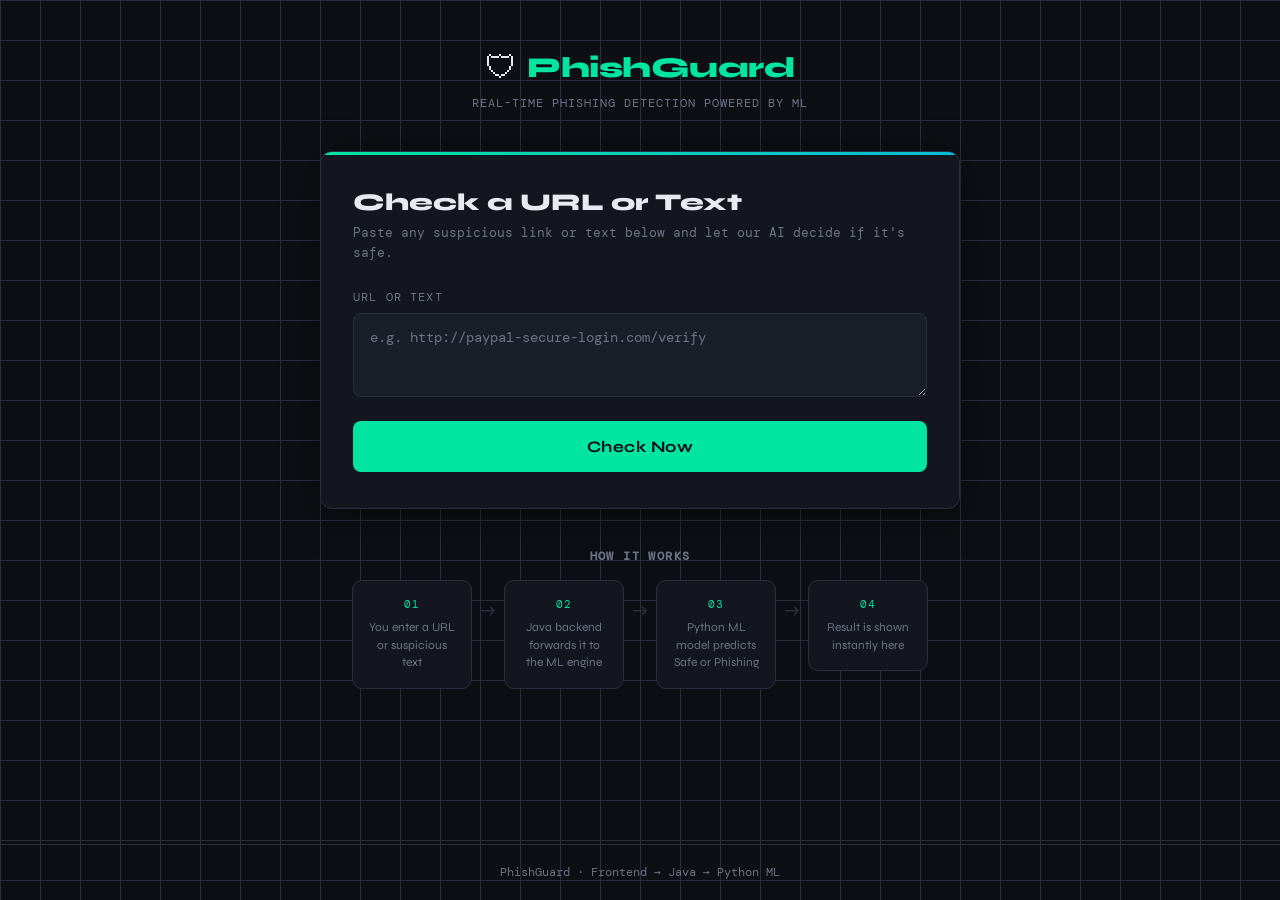
<file: frontend/index.html>
<!DOCTYPE html>
<html lang="en">
<head>
  <meta charset="UTF-8" />
  <meta name="viewport" content="width=device-width, initial-scale=1.0"/>
  <title>PhishGuard – Phishing Detector</title>
  <link rel="stylesheet" href="style.css" />
  <link href="https://fonts.googleapis.com/css2?family=Syne:wght@400;700;800&family=DM+Mono:wght@400;500&display=swap" rel="stylesheet"/>
</head>
<body>

  <!-- HEADER -->
  <header class="header">
    <div class="logo">
      <span class="logo-icon">🛡</span>
      <span class="logo-text">PhishGuard</span>
    </div>
    <p class="tagline">Real-time phishing detection powered by ML</p>
  </header>

  <!-- MAIN CARD -->
  <main class="main-container">
    <div class="card">

      <h1 class="card-title">Check a URL or Text</h1>
      <p class="card-subtitle">
        Paste any suspicious link or text below and let our AI decide if it's safe.
      </p>

      <!-- Input Area -->
      <div class="input-group">
        <label for="urlInput" class="input-label">URL or Text</label>
        <textarea
          id="urlInput"
          class="input-box"
          rows="3"
          placeholder="e.g. http://paypa1-secure-login.com/verify"
        ></textarea>
      </div>

      <!-- Check Button -->
      <button id="checkBtn" class="check-btn" onclick="checkInput()">
        <span id="btnText">Check Now</span>
        <span id="btnLoader" class="loader hidden"></span>
      </button>

      <!-- Result Box -->
      <div id="resultBox" class="result-box hidden">
        <div id="resultIcon" class="result-icon"></div>
        <div class="result-text-group">
          <p id="resultLabel" class="result-label"></p>
          <p id="resultDesc"  class="result-desc"></p>
        </div>
      </div>

      <!-- Error message -->
      <p id="errorMsg" class="error-msg hidden"></p>

    </div>

    <!-- How it works -->
    <div class="how-it-works">
      <h2>How It Works</h2>
      <div class="steps">
        <div class="step">
          <span class="step-num">01</span>
          <p>You enter a URL or suspicious text</p>
        </div>
        <div class="arrow">→</div>
        <div class="step">
          <span class="step-num">02</span>
          <p>Java backend forwards it to the ML engine</p>
        </div>
        <div class="arrow">→</div>
        <div class="step">
          <span class="step-num">03</span>
          <p>Python ML model predicts Safe or Phishing</p>
        </div>
        <div class="arrow">→</div>
        <div class="step">
          <span class="step-num">04</span>
          <p>Result is shown instantly here</p>
        </div>
      </div>
    </div>

  </main>

  <!-- FOOTER -->
  <footer class="footer">
    <p>PhishGuard · Frontend → Java → Python ML</p>
  </footer>

  <script src="script.js"></script>
</body>
</html>
</file>
<file: frontend/style.css>
/* =========================================================
   style.css  –  PhishGuard Phishing Detector
   Theme: Dark industrial / terminal aesthetic
   Fonts: Syne (display) + DM Mono
   ========================================================= */

/* ---------- CSS Variables (Design Tokens) ---------- */
:root {
  --bg-dark:       #0d0f14;   /* main background */
  --bg-card:       #13161e;   /* card background  */
  --bg-input:      #1a1e29;   /* input background */
  --border-subtle: #2a2f3e;   /* subtle borders   */
  --accent-green:  #00e5a0;   /* safe / positive  */
  --accent-red:    #ff4d6d;   /* phishing / danger*/
  --accent-yellow: #ffd166;   /* warning / neutral*/
  --text-primary:  #e8eaf0;   /* main text        */
  --text-muted:    #6b7385;   /* muted text       */
  --font-display:  'Syne',    sans-serif;
  --font-mono:     'DM Mono', monospace;
  --radius:        12px;
  --transition:    0.25s ease;
}

/* ---------- Reset & Base ---------- */
*, *::before, *::after { box-sizing: border-box; margin: 0; padding: 0; }

body {
  background-color: var(--bg-dark);
  color: var(--text-primary);
  font-family: var(--font-display);
  min-height: 100vh;
  display: flex;
  flex-direction: column;
  /* subtle grid texture on background */
  background-image:
    linear-gradient(var(--border-subtle) 1px, transparent 1px),
    linear-gradient(90deg, var(--border-subtle) 1px, transparent 1px);
  background-size: 40px 40px;
}

/* ---------- Header ---------- */
.header {
  text-align: center;
  padding: 48px 20px 16px;
  animation: fadeDown 0.6s ease both;
}

.logo {
  display: inline-flex;
  align-items: center;
  gap: 10px;
  margin-bottom: 8px;
}

.logo-icon { font-size: 2rem; }

.logo-text {
  font-size: 1.8rem;
  font-weight: 800;
  letter-spacing: -0.5px;
  color: var(--accent-green);
}

.tagline {
  font-family: var(--font-mono);
  font-size: 0.78rem;
  color: var(--text-muted);
  letter-spacing: 0.08em;
  text-transform: uppercase;
}

/* ---------- Main Layout ---------- */
.main-container {
  flex: 1;
  width: 100%;
  max-width: 680px;
  margin: 0 auto;
  padding: 24px 20px 60px;
  animation: fadeUp 0.7s 0.1s ease both;
}

/* ---------- Card ---------- */
.card {
  background: var(--bg-card);
  border: 1px solid var(--border-subtle);
  border-radius: var(--radius);
  padding: 36px 32px;
  box-shadow: 0 8px 40px rgba(0,0,0,0.4);
  position: relative;
  overflow: hidden;
}

/* decorative top bar on card */
.card::before {
  content: '';
  position: absolute;
  top: 0; left: 0; right: 0;
  height: 3px;
  background: linear-gradient(90deg, var(--accent-green), #00bcd4);
}

.card-title {
  font-size: 1.5rem;
  font-weight: 800;
  margin-bottom: 6px;
}

.card-subtitle {
  font-family: var(--font-mono);
  font-size: 0.82rem;
  color: var(--text-muted);
  margin-bottom: 28px;
  line-height: 1.5;
}

/* ---------- Input Group ---------- */
.input-group { margin-bottom: 20px; }

.input-label {
  display: block;
  font-family: var(--font-mono);
  font-size: 0.72rem;
  text-transform: uppercase;
  letter-spacing: 0.1em;
  color: var(--text-muted);
  margin-bottom: 8px;
}

.input-box {
  width: 100%;
  background: var(--bg-input);
  border: 1px solid var(--border-subtle);
  border-radius: 8px;
  padding: 14px 16px;
  color: var(--text-primary);
  font-family: var(--font-mono);
  font-size: 0.9rem;
  resize: vertical;
  transition: border-color var(--transition), box-shadow var(--transition);
  outline: none;
}

.input-box:focus {
  border-color: var(--accent-green);
  box-shadow: 0 0 0 3px rgba(0, 229, 160, 0.12);
}

.input-box::placeholder { color: var(--text-muted); }

/* ---------- Check Button ---------- */
.check-btn {
  width: 100%;
  padding: 16px;
  background: var(--accent-green);
  color: #0d0f14;
  font-family: var(--font-display);
  font-size: 1rem;
  font-weight: 700;
  border: none;
  border-radius: 8px;
  cursor: pointer;
  letter-spacing: 0.03em;
  display: flex;
  align-items: center;
  justify-content: center;
  gap: 10px;
  transition: transform var(--transition), box-shadow var(--transition), opacity var(--transition);
}

.check-btn:hover {
  transform: translateY(-2px);
  box-shadow: 0 6px 24px rgba(0, 229, 160, 0.35);
}

.check-btn:active { transform: translateY(0); }
.check-btn:disabled { opacity: 0.6; cursor: not-allowed; transform: none; }

/* ---------- Loader Spinner ---------- */
.loader {
  width: 18px; height: 18px;
  border: 2px solid rgba(13,15,20,0.4);
  border-top-color: #0d0f14;
  border-radius: 50%;
  animation: spin 0.7s linear infinite;
}

/* ---------- Result Box ---------- */
.result-box {
  display: flex;
  align-items: center;
  gap: 16px;
  margin-top: 24px;
  padding: 20px;
  border-radius: 10px;
  border: 1px solid var(--border-subtle);
  animation: popIn 0.4s cubic-bezier(0.34, 1.56, 0.64, 1) both;
}

/* Safe state */
.result-box.safe {
  background: rgba(0, 229, 160, 0.08);
  border-color: var(--accent-green);
}

/* Phishing state */
.result-box.phishing {
  background: rgba(255, 77, 109, 0.08);
  border-color: var(--accent-red);
}

.result-icon { font-size: 2.2rem; line-height: 1; }

.result-label {
  font-size: 1.1rem;
  font-weight: 800;
  margin-bottom: 2px;
}

.result-box.safe     .result-label { color: var(--accent-green); }
.result-box.phishing .result-label { color: var(--accent-red);   }

.result-desc {
  font-family: var(--font-mono);
  font-size: 0.78rem;
  color: var(--text-muted);
}

/* ---------- Error Message ---------- */
.error-msg {
  margin-top: 16px;
  font-family: var(--font-mono);
  font-size: 0.82rem;
  color: var(--accent-yellow);
  text-align: center;
}

/* ---------- How It Works ---------- */
.how-it-works {
  margin-top: 40px;
}

.how-it-works h2 {
  font-size: 0.72rem;
  font-family: var(--font-mono);
  text-transform: uppercase;
  letter-spacing: 0.12em;
  color: var(--text-muted);
  margin-bottom: 16px;
  text-align: center;
}

.steps {
  display: flex;
  align-items: flex-start;
  justify-content: center;
  gap: 8px;
  flex-wrap: wrap;
}

.step {
  background: var(--bg-card);
  border: 1px solid var(--border-subtle);
  border-radius: 10px;
  padding: 16px 14px;
  max-width: 120px;
  text-align: center;
  flex: 1;
  min-width: 90px;
}

.step-num {
  display: block;
  font-family: var(--font-mono);
  font-size: 0.7rem;
  color: var(--accent-green);
  margin-bottom: 8px;
  letter-spacing: 0.08em;
}

.step p {
  font-size: 0.75rem;
  color: var(--text-muted);
  line-height: 1.45;
}

.arrow {
  color: var(--border-subtle);
  font-size: 1.2rem;
  padding-top: 18px;
  flex-shrink: 0;
}

/* ---------- Footer ---------- */
.footer {
  text-align: center;
  padding: 20px;
  font-family: var(--font-mono);
  font-size: 0.72rem;
  color: var(--text-muted);
  border-top: 1px solid var(--border-subtle);
}

/* ---------- Utility: Hidden ---------- */
.hidden { display: none !important; }

/* ---------- Keyframes ---------- */
@keyframes fadeDown {
  from { opacity: 0; transform: translateY(-16px); }
  to   { opacity: 1; transform: translateY(0); }
}

@keyframes fadeUp {
  from { opacity: 0; transform: translateY(20px); }
  to   { opacity: 1; transform: translateY(0); }
}

@keyframes popIn {
  from { opacity: 0; transform: scale(0.92); }
  to   { opacity: 1; transform: scale(1); }
}

@keyframes spin {
  to { transform: rotate(360deg); }
}

/* ---------- Responsive ---------- */
@media (max-width: 480px) {
  .card { padding: 24px 18px; }
  .arrow { display: none; }
  .steps { gap: 10px; }
  .step  { max-width: 48%; }
}
</file>
